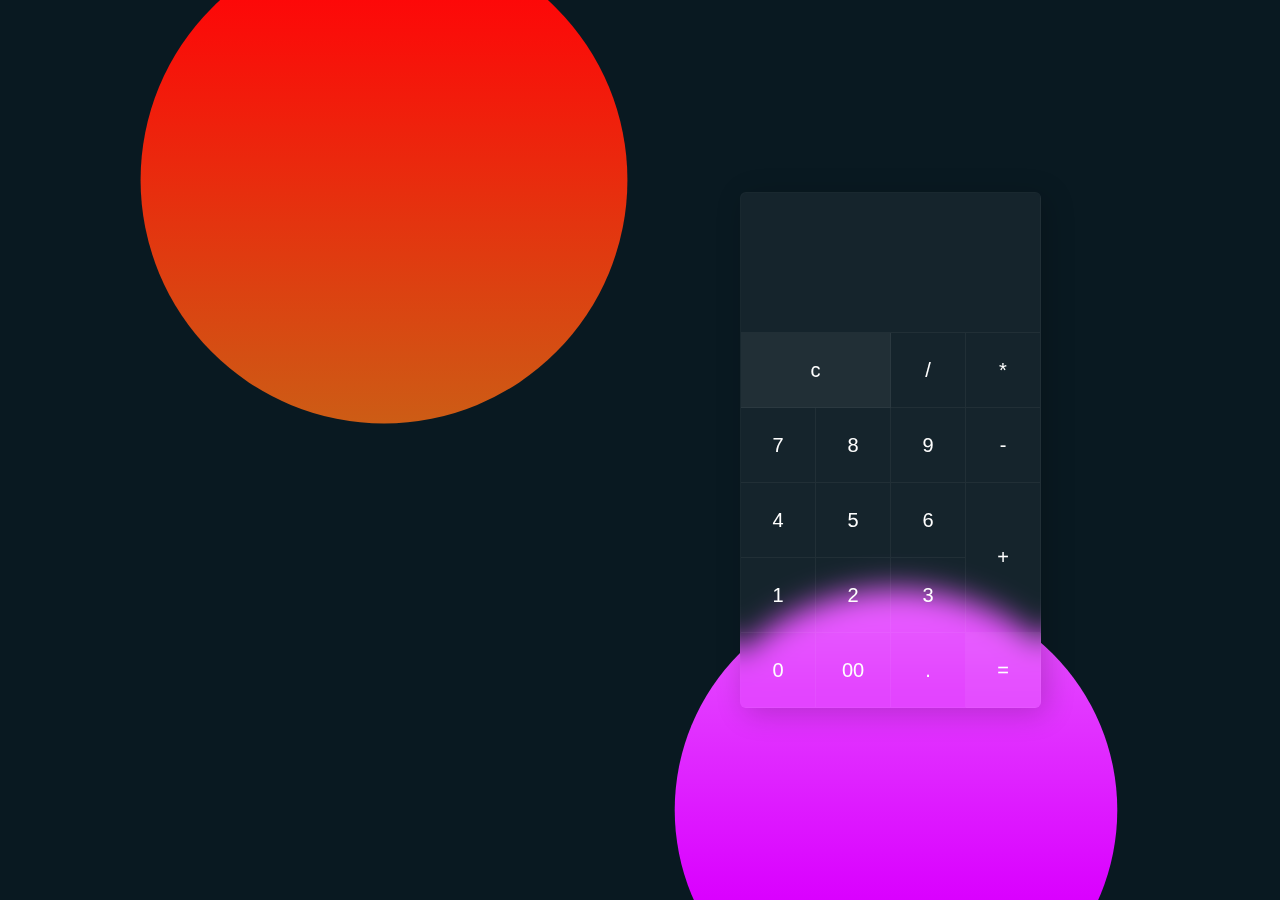
<file: Calculator/index.html>
<!DOCTYPE html>
<html lang="en">
<head>
    <meta charset="UTF-8">
    <meta http-equiv="X-UA-Compatible" content="IE=edge">
    <meta name="viewport" content="width=device-width, initial-scale=1.0">
    <title>Calculator</title>
    <link rel="stylesheet" type="text/css" href="./style.css">
</head>
<body>
    <div class="container">
        <form class="calculator" name="calc">
        <input type="text" class="value" name="text"/>
        <span class="number clear" onclick="calc.text.value = '' ">c</span>
        <span class="number" onclick="document.calc.text.value += '/'">/</span>
        <span class="number" onclick="document.calc.text.value += '*'">*</span>
        <span class="number" onclick="document.calc.text.value += '7'">7</span>
        <span class="number" onclick="document.calc.text.value += '8'">8</span>
        <span class="number" onclick="document.calc.text.value += '9'">9</span>
        <span class="number" onclick="document.calc.text.value += '-'">-</span>
        <span class="number" onclick="document.calc.text.value += '4'">4</span>
        <span class="number" onclick="document.calc.text.value += '5'">5</span>
        <span class="number" onclick="document.calc.text.value += '6'">6</span>
        <span class="number plus" onclick="document.calc.text.value += '+'">+</span>
        <span class="number" onclick="document.calc.text.value += '1'">1</span>
        <span class="number" onclick="document.calc.text.value += '2'">2</span>
        <span class="number" onclick="document.calc.text.value += '3'">3</span>
        <span class="number" onclick="document.calc.text.value += '0'">0</span>
        <span class="number" onclick="document.calc.text.value += '00'">00</span>
        <span class="number" onclick="document.calc.text.value += '.'">.</span>
        <span class="number equal" onclick="document.calc.text.value = eval(calc.text.value)">=</span>
        </form>
    </div>
    
<script type="text/javascript" src="vanilla-tilt.js"></script>
<script type="text/javascript">
	VanillaTilt.init(document.querySelector(".container"), {
		max: 25,
		speed: 500,
        glare:true,
        "max-glare":0.3,
	});
    </script>
</body>
</html>
</file>
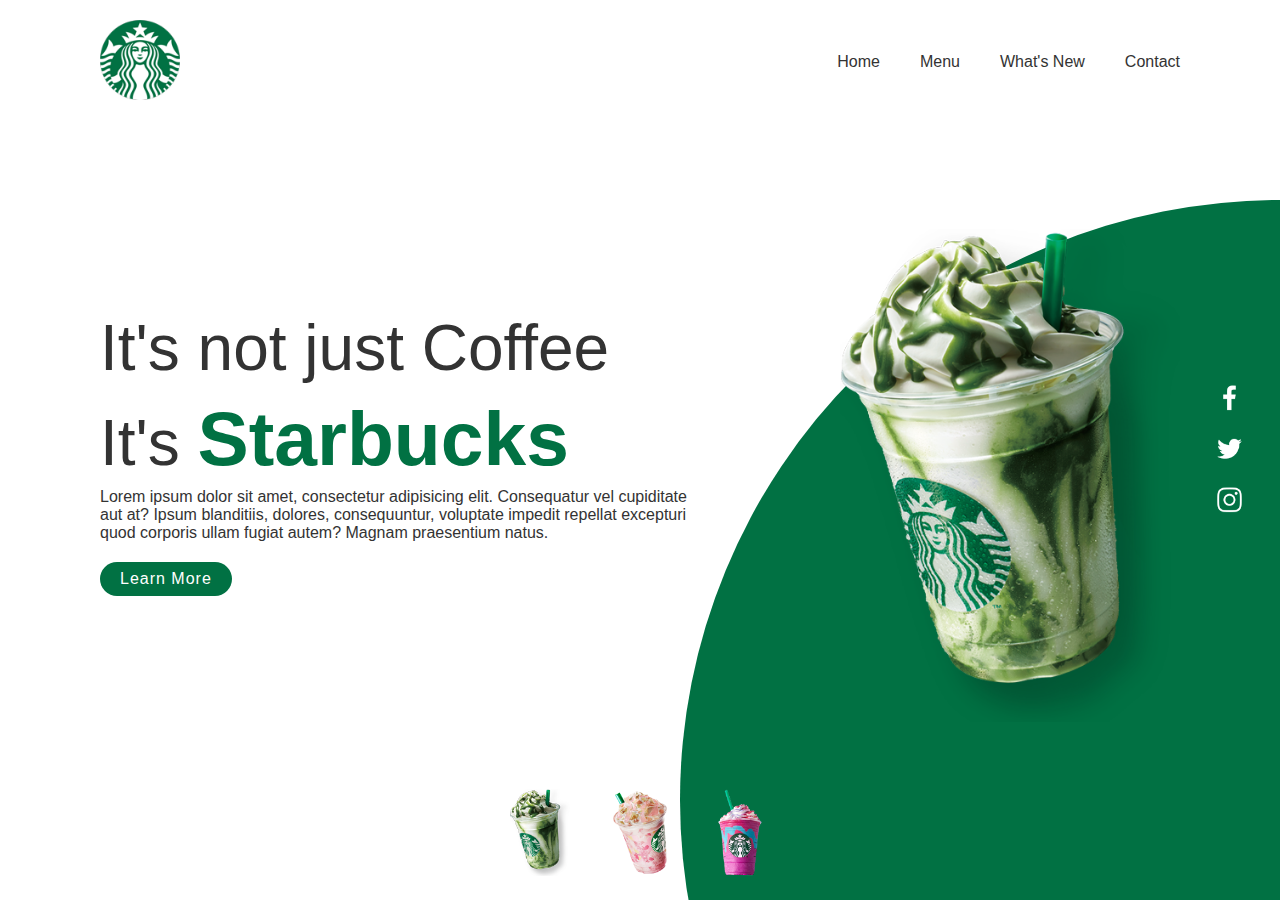
<file: landing page  task/index.html>
<!DOCTYPE html>
<html lang="en">
<head>
    <meta charset="UTF-8">
    <meta http-equiv="X-UA-Compatible" content="IE=edge">
    <meta name="viewport" content="width=device-width, initial-scale=1.0">
    <title>Starbucks Landing Page</title>
    <link rel="stylesheet" href="style.css">
</head>
<body>
    <section>
        <div class="circle"></div>
        <header>
            <a href="#"><img src="./images/logo.png"  class="logo"></a>
            <ul>
                <li><a href="#">Home</a></li>
                <li><a href="#">Menu</a></li>
                <li><a href="#">What's New</a></li>
                <li><a href="#">Contact</a></li>
            </ul>
        </header>
        <div class="content">
            <div class="textBox">
                <h2>It's not just Coffee <br>It's <span>Starbucks</span></h2>
                <p>Lorem ipsum dolor sit amet, consectetur adipisicing elit. Consequatur vel cupiditate aut at? Ipsum blanditiis, dolores, consequuntur, voluptate impedit repellat excepturi quod corporis ullam fugiat autem? Magnam praesentium natus.</p>
                <a href="#">Learn More</a>
            </div>
            <div class="imgBox">
                <img src="./images/img1.png" class="starbucks">
            </div>
        </div>
        <ul class="thumb">
            <li><img src="./images/thumb1.png" onclick="imgSlider('./images/img1.png'); changeCircleColor('#017143')"></li>
            <li><img src="./images/thumb2.png"  onclick=" imgSlider('./images/img2.png');changeCircleColor('#FF6680')" ></li>
            <li><img src="./images/thumb3.png"  onclick=" imgSlider('./images/img3.png');changeCircleColor('#E600E5')"></li>
        </ul>
        <ul class="sci">
            <li><a href="https://www.facebook.com/Starbucks/" target="_blank"><img src="./images/facebook.png" alt=""></a></li>
            <li><a href="https://twitter.com/StarbucksNews" target="_blank"><img src="./images/twitter.png" alt="" ></a></li>
            <li><a href="https://www.instagram.com/starbucksindonesia/" target="_blank"><img src="./images/instagram.png" alt=""></a></li>
        </ul>
    </section>
    

    <script type="text/javascript">
        function imgSlider(anything){
          document.querySelector('.starbucks').src = anything;
        }

        function changeCircleColor(color){
            const circle = document.querySelector('.circle');
            circle.style.background = color;
        }
    </script>
</body>
</html>
</file>
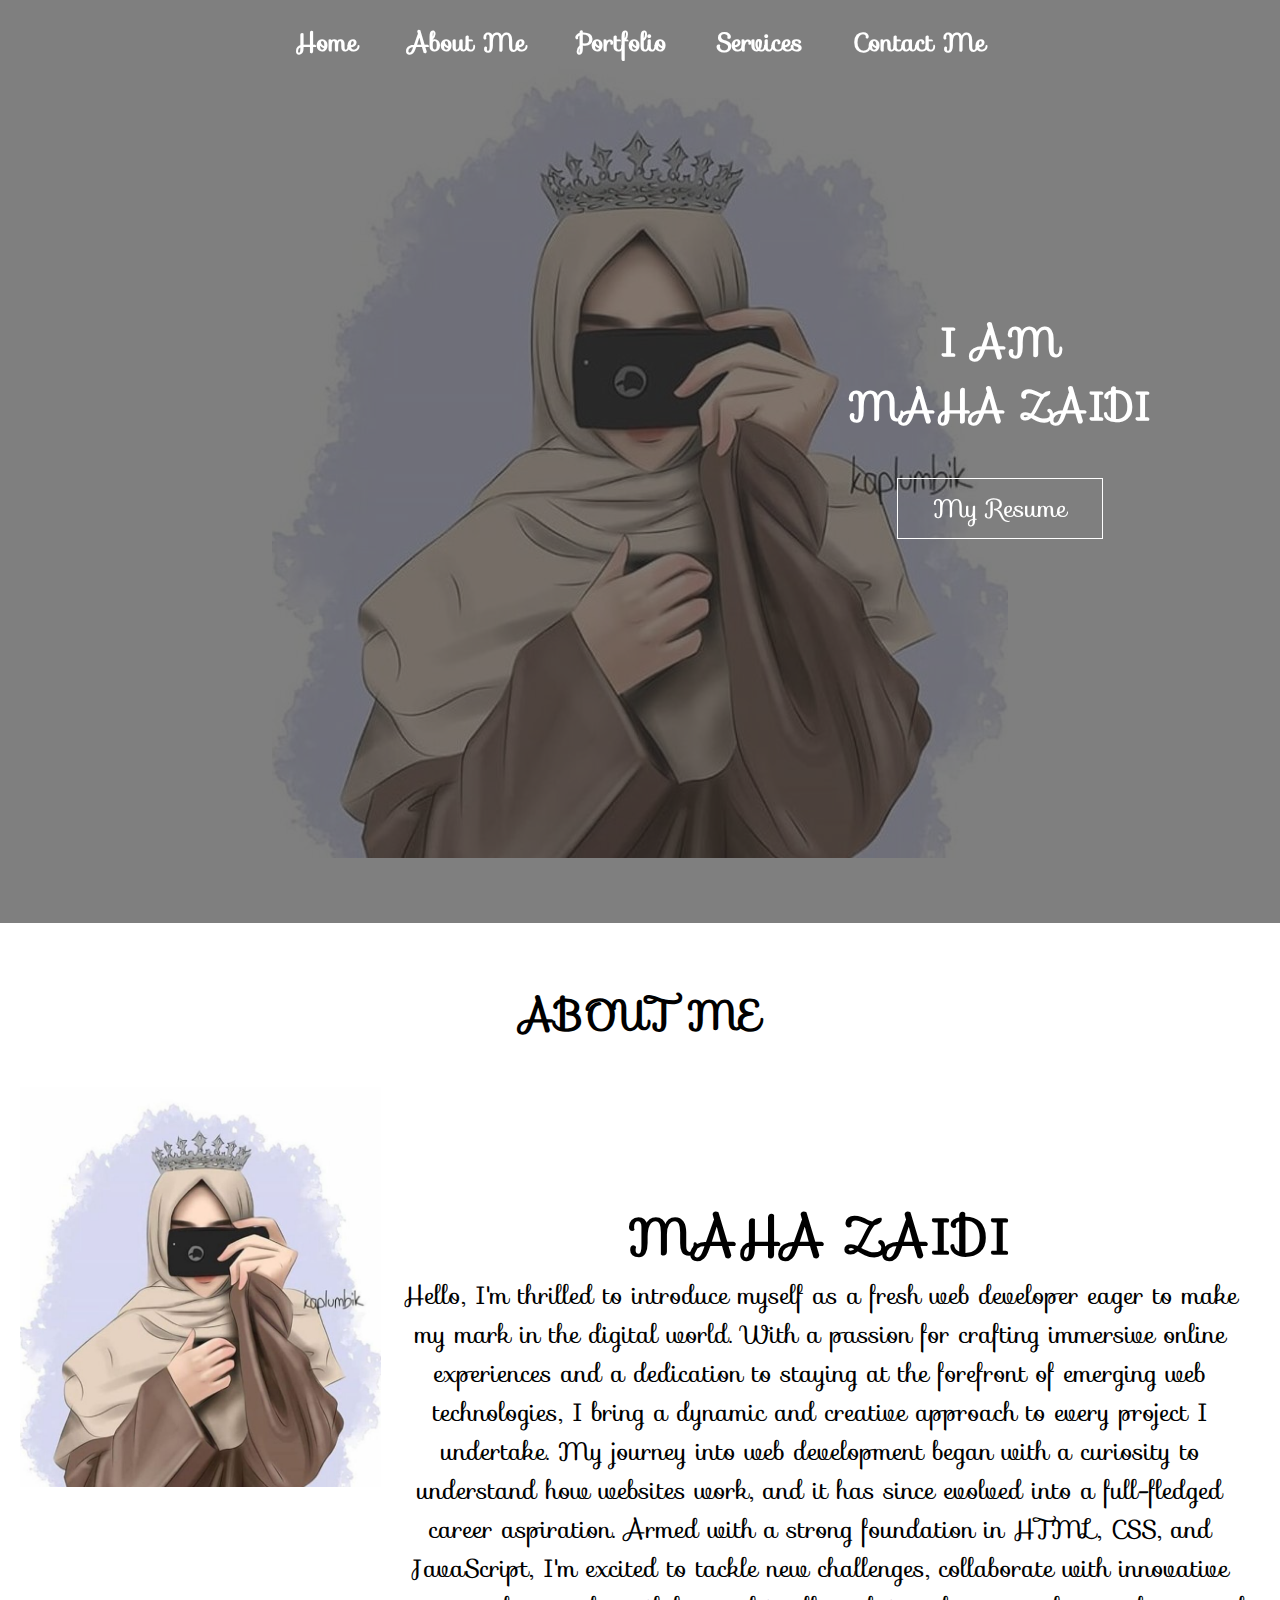
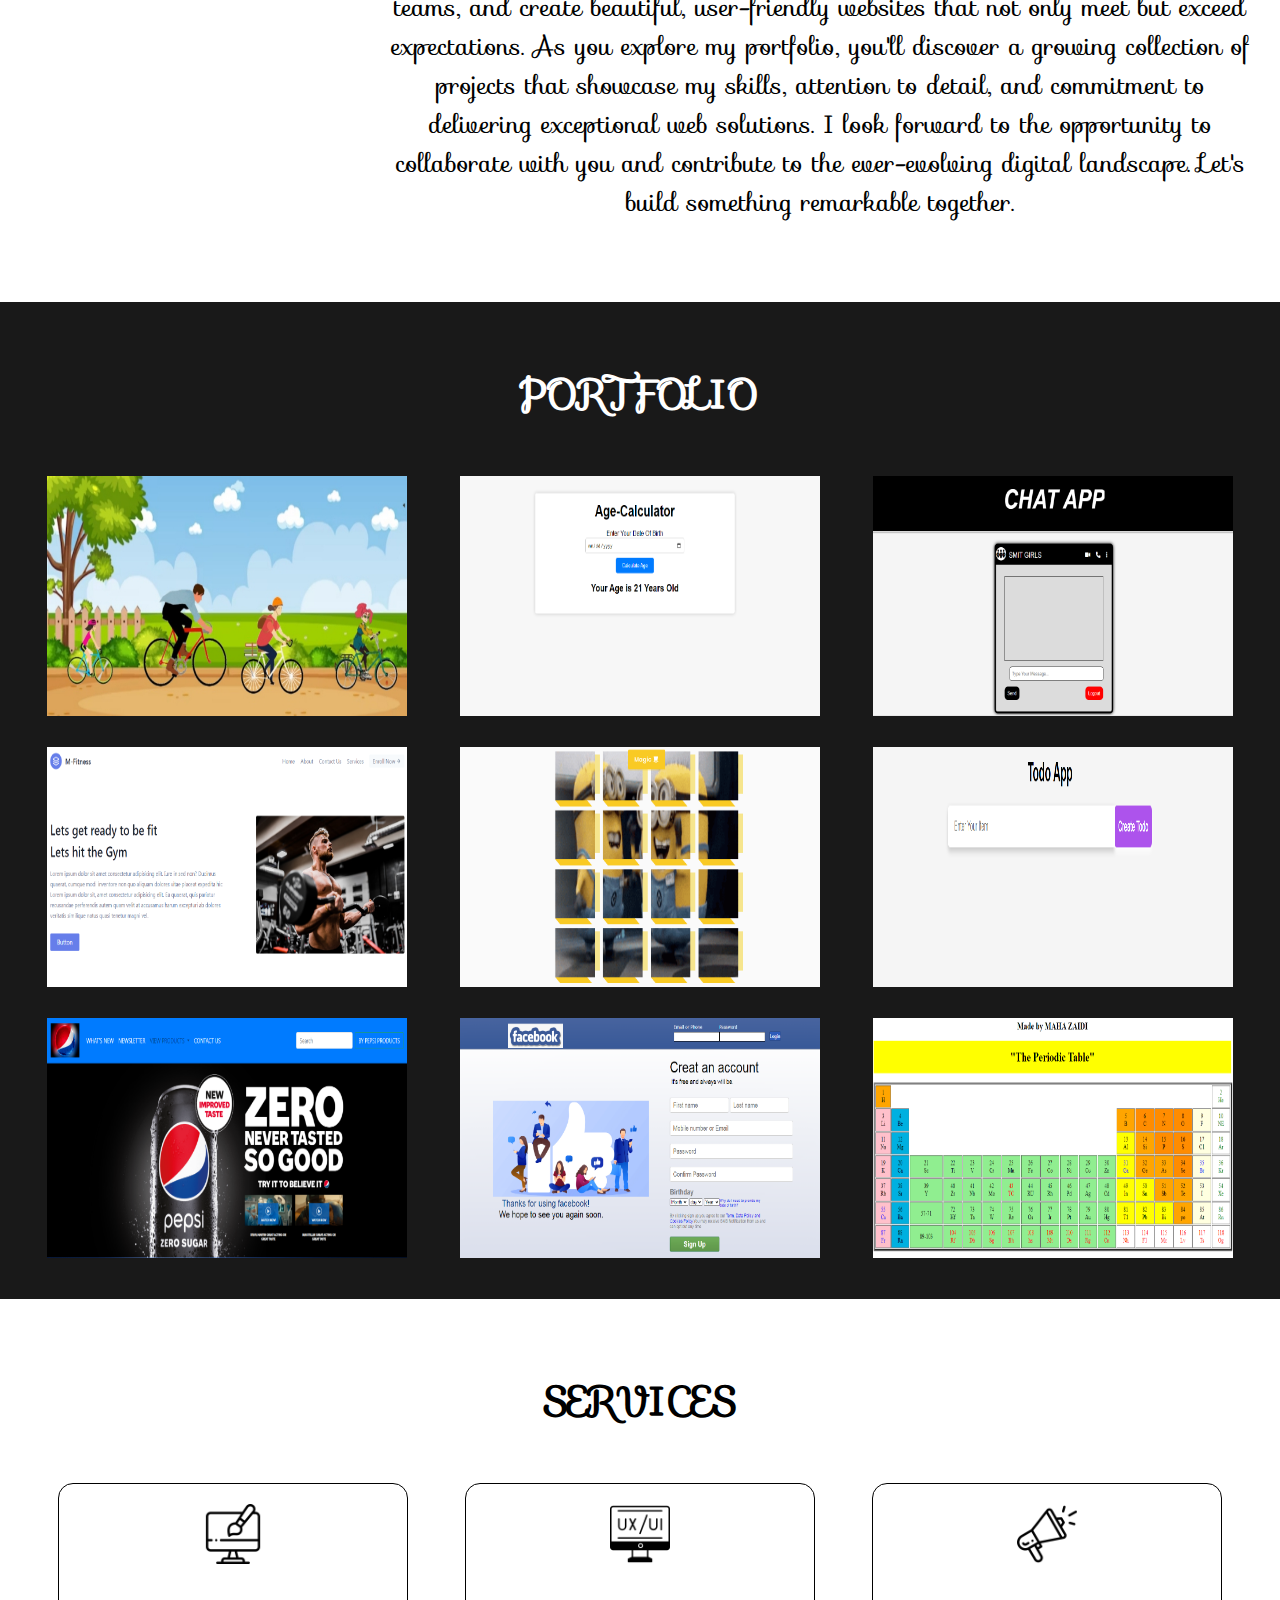
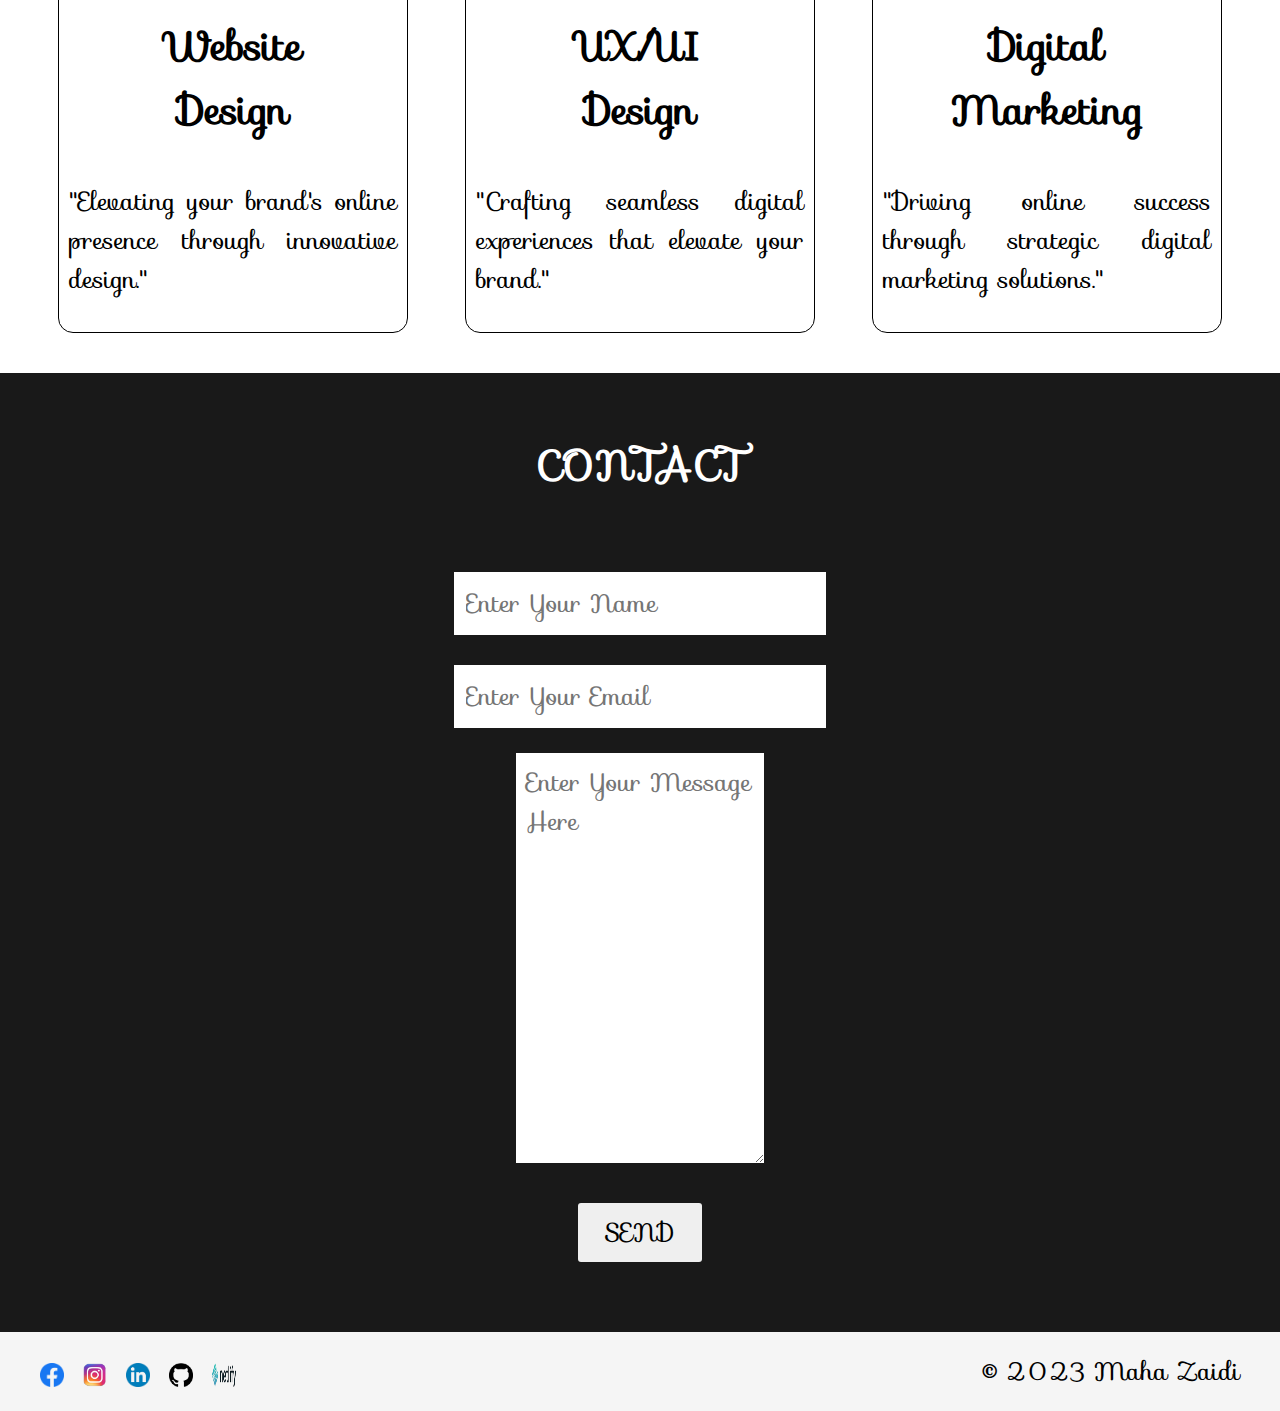
<file: Portfolio/index.html>
<!DOCTYPE html>
<html lang="en">
<head>
    <meta charset="UTF-8">
    <meta http-equiv="X-UA-Compatible" content="IE=edge">
    <meta name="viewport" content="width=device-width, initial-scale=1.0">
    <title>My Personal Portfolio</title>
    <link rel="stylesheet" href="style.css">
    <link rel="shortcut icon" href="./assests/favicon.jpg" type="image/x-icon">
    <link rel="stylesheet" href="https://fonts.googleapis.com/css?family=Sofia">
</head>
<body>
    <!-- start navbar -->
    <div class="navbar"> 

        <ul>
            <li><a href="#home">Home</a></li>  
            <li><a href="#about">About Me</a></li>
            <li><a href="#portfolio">Portfolio</a></li>
            <li><a href="#services">Services</a></li>
            <li><a href="#contact">Contact Me</a></li>
        </ul>

    </div>
    <!-- end -->

    <!-- home section -->
    <section id="home">

        <div class="main">
            <h1 class="headings">I AM <br>  MAHA  ZAIDI </h1>
           <a href="./assests/syed (1).pdf" target="_blank"><button class="btn">My Resume</button></a>
        </div>

    </section>
    <!-- end -->

    <!-- about section -->
    <section id="about">

        <h1 class="headings">ABOUT  ME</h1>

        <div id="pic">
            <img src="./assests/9d17835267857d5005f71ae22b199fcf.jpg" alt="">

            <div id="intro">
                <h2>MAHA ZAIDI</h2>
                <P>Hello, I'm thrilled to introduce myself as a fresh web developer eager to make my mark in the digital world. With a passion for crafting immersive online experiences and a dedication to staying at the forefront of emerging web technologies, I bring a dynamic and creative approach to every project I undertake. My journey into web development began with a curiosity to understand how websites work, and it has since evolved into a full-fledged career aspiration. Armed with a strong foundation in HTML, CSS, and JavaScript, I'm excited to tackle new challenges, collaborate with innovative teams, and create beautiful, user-friendly websites that not only meet but exceed expectations. As you explore my portfolio, you'll discover a growing collection of projects that showcase my skills, attention to detail, and commitment to delivering exceptional web solutions. I look forward to the opportunity to collaborate with you and contribute to the ever-evolving digital landscape. Let's build something remarkable together.</P>
            </div>

        </div>
    </section>
    <!-- end -->

    <!-- portfolio sec-->
    <section id="portfolio">

        <h1 class="headings">PORTFOLIO</h1>

        <div class="gallery">

           <a href="https://animated-cartoon.netlify.app/" target="_blank"><img src="./assests/pro1.jpg" alt="" ></a>

           <a href="https://age-calculator-js-app.netlify.app/" target="_blank"><img src="./assests/pro2.PNG" alt=""></a>

           <a href="https://chat-app-connected-firebase.netlify.app/" target="_blank"> <img src="./assests/pro3.PNG" alt=""></a>

            <a href="https://gymfitness-website.netlify.app/" target="_blank"><img src="./assests/pro4.PNG" alt=""></a>

            <a href="https://minionscartoons.netlify.app/" target="_blank"><img src="./assests/pro5.PNG" alt=""></a>

           <a href="https://2ndminihackathon.netlify.app/" target="_blank"><img src="./assests/pro6.PNG" alt=""></a>

           <a href="https://todayhackathon.netlify.app/" target="_blank"><img src="./assests/pro7.PNG" alt=""></a>

           <a href="https://facebookloginassign.netlify.app/" target="_blank"><img src="./assests/pro8.PNG" alt=""></a>

           <a href="https://lambent-choux-910686.netlify.app/" target="_blank"><img src="./assests/pro9.PNG" alt=""></a>
           
        </div>
    </section>
    <!-- end -->

    <!-- service sec -->
    <section id="services">

        <h1 class="headings">SERVICES</h1>

        <div class="row">
            <div class="box">
                <img src="./assests/web-design.png" alt="">
                <h1 class="headings">Website <br> Design</h1>
                <p>"Elevating your brand's online presence through innovative design." </p>
            </div>

            <div class="box">
                <img src="./assests/ui.png" alt="">
                <h1 class="headings">UX/UI <br> Design</h1>
                <p>"Crafting seamless digital experiences that elevate your brand."</p>
            </div>

            <div class="box">
                <img src="./assests/promotion.png" alt="">
                <h1 class="headings">Digital <br> Marketing</h1>
                <p>"Driving online success through strategic digital marketing solutions."</p>
            </div>
        </div>

    </section>
    <!-- end -->

    <!-- contact sec -->
    <section id="contact">

        <h1 class="headings">CONTACT</h1>

        <form action="" class="form">
            <input type="text" name="name" class="input" placeholder="Enter Your Name">
            <input type="email" name="email" class="input" placeholder="Enter Your Email">
            <textarea name="msg" id="msg" cols="30" rows="10" placeholder="Enter Your Message Here"></textarea>
            <input type="submit" value="SEND" id="send">
        </form>

    </section>
    <!-- end -->

    <!-- footer -->
    <footer>
        <div class="footer-container">
            <div class="social-icons">

                <a href="https://www.facebook.com/profile.php?id=100091360387065" class="icon" target="_blank"><img src="./assests/FB-removebg-preview.png" alt="Facebook"></a>

                <a href="https://www.instagram.com/maharaaj54" class="icon"  target="_blank"><img src="./assests/insta-removebg-preview.png" alt="Instagram"></a>

                <a href="https://www.linkedin.com/in/maha-zaidi-5726ab270/" class="icon"  target="_blank"><img src="./assests/linkedlogo-removebg-preview.png" alt="LinkedIn"></a>

                <a href="https://github.com/Maha234Zaidi" class="icon" target="_blank"><img src="./assests/github2-removebg-preview.png" alt="GitHub"></a>

                <a href="https://app.netlify.com/user/settings" class="icon" target="_blank"><img src="./assests/downloadnet-removebg-preview.png" alt="Netlify"></a>

            </div>

            <p id="para">&copy; 2023 Maha Zaidi</p>

        </div>
    </footer>
    <!-- end -->

</body>
</html>
</file>
<file: Calculator/style.css>
@import url('https://fonts.googleapis.com/css2?family=Quicksand:wght@300;400;500&display=swap');

*
{
    margin: 0;
    padding: 0;
    box-sizing: border-box;
    font-family: sans-serif;
   
}

body{
    display: flex;
    justify-self:center;
    align-items: center;
    min-height: 100vh;
    background: #091921;
}
  body::before{
    content: '';
    position:absolute;
    top: 0;
    left: 0;
    width: 100%;
    height: 100%;
    background: linear-gradient(#fd0808,#c0eb25c5);
    clip-path: circle(22% at 30% 20%);
}
body::after{
    content: '';
    position:absolute;
    top: 0;
    left: 0;
    width: 100%;
    height: 100%;
    background: linear-gradient(#ffffff,#da00ff);
    clip-path: circle(20% at 70% 90%); 
}
.container{
    margin-left: 500px;
    position: relative;
    background: rgba(255,255,255, 0.05);
    border-radius: 6px;
    overflow: hidden;
    z-index: 10;
    backdrop-filter: blur(15px);
    border-top: 1px solid rgba(255,255,255, 0.02);
    border-left: 1px solid rgba(255,255,255, 0.02);
    box-shadow: 5px 5px 30px rgba(0,0,0,0.2);
}
.container .calculator{
    position: relative;
    display: grid; 
    
}
.container .calculator .value{
    grid-column: span 4;
    height: 140px;
    width: 300px;
    text-align:right;
    border: none;
    outline: none;
    padding: 10px;
    font-size: 30px;
    background: transparent;
    color: #fff;
    border-bottom: 1px solid rgba(255,255,255, 0.05);
    border-right: 1px solid rgba(255,255,255, 0.05);
}
.container .calculator span{
    display: grid;
    place-items: center;
    width: 75px;
    height: 75px;
    color: #fff;
    font-weight:400;
    cursor: pointer;
    font-size: 20px;
    user-select: none;
    border-bottom: 1px solid rgba(255,255,255, 0.05);
    border-right: 1px solid rgba(255,255,255, 0.05);
    transition: 0.5s;
}
.container .calculator span:hover{
    transition: 0s;
    background: rgba(255,255,255,0.05);
}
.container .calculator span:active{
    background: red;
    color: black;
    font-size: 24px;
    font-weight: 500;
}
.container .calculator .clear{
    grid-column: span 2;
    width: 150px;
    background: rgba(255,255,255, 0.05);
}
 .container .calculator .plus{
    grid-row: span 2;
    height: 150px;
} 
.equal{
    background: rgba(255,255,255, 0.05);
}
</file>
<file: landing page  task/style.css>
*{
    margin: 0;
    padding: 0;
    box-sizing: border-box;
    font-family: Arial, Helvetica, sans-serif;
    
}

section{
    position: relative;
    width: 100%;
    min-height: 100vh;
    padding: 100px;
    display: flex;
    justify-content: space-between;
    align-items: center;
    background:#fff ;
}

header{
    position: absolute;
    top: 0;
    left: 0;
    width: 100%;
    padding: 20px 100px;
    display: flex;
    justify-content: space-between;
    align-items: center;
}

header .logo{
    position: relative;
    max-width: 80px;
}

header ul{
    position: relative;
    display: flex;
}

header ul li{
    list-style: none;
}

header ul li a{
    display: inline-block;
    color: #333;
    font-weight: 400;
    margin-left: 40px;
    text-decoration: none;
}

.content{
    position: relative;
    width: 100%;
    display: flex;
    justify-content: space-between;
    align-items: center;
}

.content .textBox {
    position: relative;
    max-width: 600px;
}

.content .textBox h2{
    color: #333;
    font-size: 4em;
    font-weight: 500;
    line-height: 1.4em;
}

.content .textBox h2 span{
    color: #017143;
    font-size: 1.2em;
    font-weight: 900;
}

.content .textBox p{
    color: #333;
}

.content .textBox a{
    display: inline-block;
    margin-top: 20px;
    padding: 8px 20px;
    background: #017143;
    color: #fff;
    border-radius: 40px;
    font-weight: 500;
    letter-spacing: 1px;
    text-decoration: none;
}

.content .imgBox{
    width: 600px;
    display: flex;
    justify-content: flex-end;
    padding-left: 50px;
    margin-top: 50px;
}

.content .imgBox img{
    max-width: 340px;
}

.thumb{
    position: absolute;
    left: 50%;
    bottom: 20px;
    transform: translateX(-50%);
    display: flex;
}

.thumb li{
    list-style: none;
    display: inline-block;
    margin: 0 20px;
    cursor: pointer;
    transition: 0.5s;
}

.thumb li:hover{
    transform:translateY(-16px) ;
}

.thumb li img{
    max-width: 60px;
}

.sci{
    position: absolute;
    top: 50%;
    right: 30px;
    transform: translateY(-50%);
    display: flex;
    justify-content: center;
    align-items: center;
    flex-direction:column ;
}

.sci li{
    list-style: none;
}

 .sci li a{
    display: inline-block;
    margin:5px 0;
    transform: scale(0.6);
    filter:invert(1) ;

 }

 .circle{
    position: absolute;
    top: 0;
    left: 0;
    width: 100%;
    height: 100%;
    background: #017143;
    clip-path: circle(600px at right 800px );
 }
</file>
<file: Portfolio/style.css>
*{
    margin: 0;
    padding: 0;
    box-sizing:border-box;
    font-size:25px;
    font-family:"Sofia", sans-serif;
} 
html{
    scroll-behavior: smooth;
}

/* navbar */
.navbar{
    display: flex;
    justify-content: center;
    align-items: center;
    background-color: rgba(0,0,0,0.5);
    position:sticky;
    top: 0;
}
.navbar ul{
    display: flex;
    list-style: none;
    margin: 20px 0px;
}
.navbar ul li{
    /* font-family: century; */
    font-size: 1.1rem; 
    font-weight: bold;
}
.navbar ul li a{
    text-decoration: none;
    color: white;
    padding:8px 25px;
    transition: all.5s ease;
}
.navbar ul li a:hover {
    background-color: white;
    color: black;
    box-shadow: 0 0 10px white;
}

/* Home section */

#home{
    display: flex;
    flex-direction: column;
    background-color: rgba(0,0,0,0.5);
    height: 840px;
    justify-content: center;
    align-items: center;
    color: white;
}
#home::before{
    content:"";
    position: absolute;
    top: 0;
    right: 0;
    background: url('./assests/9d17835267857d5005f71ae22b199fcf.jpg') no-repeat center  center ;
    height: 900px;
    width: 100%;
    z-index: -1;
    opacity: .8;
}
.main{
    display: flex;
    flex-direction: column;
    align-items: center;
    position: absolute;
    top: 30%;
    right: 10%;
}
.headings{
     font-weight: bold;
    /* font-size: 2.5rem; */
    text-align: center;
    margin: 40px 0px;
}
.headings:hover{
    text-shadow:0 0 10px blue ; 
}  
.btn{
    padding: 10px 35px;
    background-color: transparent;
    border: 1px solid white;
    color: white;
    outline: none;
    transition: .6s ease;
}
.btn:hover{
    cursor: pointer;
    background-color: white;
    color: black;
    box-shadow: 0 0 15px white ;
    font-weight: bold;
}

/* about section */
#about{
    display: flex;
    flex-direction: column;
    box-sizing: border-box;
    padding: 20px;
    margin-bottom: 50px;
}
.headings{
    text-align: center;
    font-size: 40px;
}
#pic{
    display: flex;
}
#pic img{
    width:575px;
    height: 400px;
}
#intro{
    margin-top: 80px;
    display: flex; 
    flex-direction: column;
    text-align: center;
    padding: 10px;
}
#intro h2{
    font-size: 2rem;
    margin-top: 20px;
}
#intro h2:hover{
    text-shadow: 0 0 15px blue;
}
/* portfolio section */
#portfolio{
    display: flex;
    flex-direction: column;
    background-color: rgba(0,0, 0,0.9);
    color: white;
    align-items: center;
    padding:20px;
}
#portfolio:hover{
    background: url("./assests/Visions\ of\ Grandeur.jpg");
    
}
.gallery{
    display: flex;
    flex-wrap: wrap;
    justify-content: space-around;
    box-sizing: border-box;
    
}
.gallery img{
    width: 360px; 
    height: 240px;
    margin: 10px;
}

/* services section */
#services{
    display: flex;
    flex-direction: column;
    padding: 30px;
}
.row{
    display: flex;
    justify-content: space-around;
    flex-wrap: wrap;
    box-sizing: border-box;
}
.box{
    display: flex;
    flex-direction: column;
    width: 350px;
    height: 450px;
    border: 1px solid black;
    margin: 10px;
    align-items: center;
    text-align: justify;
    padding: 10px;
    border-radius: 15px;
    background: linear-gradient(to top, rgb(244, 5, 5) 50%, white 50%
    );
    background-size: 100% 200%;
    transition: all .8s;
}
.box:hover{
    background-position: bottom;
    color: white;
    border: none;
    box-shadow: 0 0 20px rgb(53, 53, 55);
}
.box img{
    width: 80px;
    height: 80px;
    background-color: white;

    padding: 10px ;
}

/* contact sec */
#contact{
    display: flex;
    flex-direction: column;
    box-sizing: border-box;
    background-color: rgba(0,0,0,0.9);
    color: white;
    padding: 20px;
}
#contact:hover{
   background:url("./assests/Lawrencium.jpg");
   
}
.form{
    display: flex;
    flex-direction: column;
    box-sizing: border-box;
    align-items: center;
    margin: 20px 0px;
}
.input{
    padding: 12px;
    margin: 15px;
    width: 30%;
    border: none;
    outline: none;
}
.input:hover{
    box-shadow: 0 0 10px white;
}
#msg{
    width: 20%;
    padding: 10px;
    margin: 10px;
    border: none;
    outline: none;
}
#msg:hover{
    box-shadow: 0 0 15px white;
}
#send{
    padding: 10px;
    width: 10%;
    margin: 30px;
    border: none;
    outline: none;
    border-radius: 3px;
}
#send:hover{
    cursor: pointer;
    box-shadow: 0 0 10px white;
    font-weight: bold;
}

/* footer */

footer {
    background-color: #333;
    color: #fff;
    padding: 20px 0;
    text-align: center;
}

.footer-container {
    max-width: 1200px;
    margin: 0 auto;
    display: flex;
    justify-content: space-between;
    align-items: center;
}

.social-icons .icon {
    margin-right: 10px;
    text-decoration: none;
    color: #fff;
    font-size: 24px;
}

.social-icons .icon:last-child {
    margin-right: 0;
}

.social-icons .icon img {
    width: 24px;
    height: 24px;
    vertical-align: middle;
}

p {
    margin: 0;
}
footer{
    background-color: whitesmoke;
}
#para{
    color: black;
}

/* ============== End ================= */
</file>
